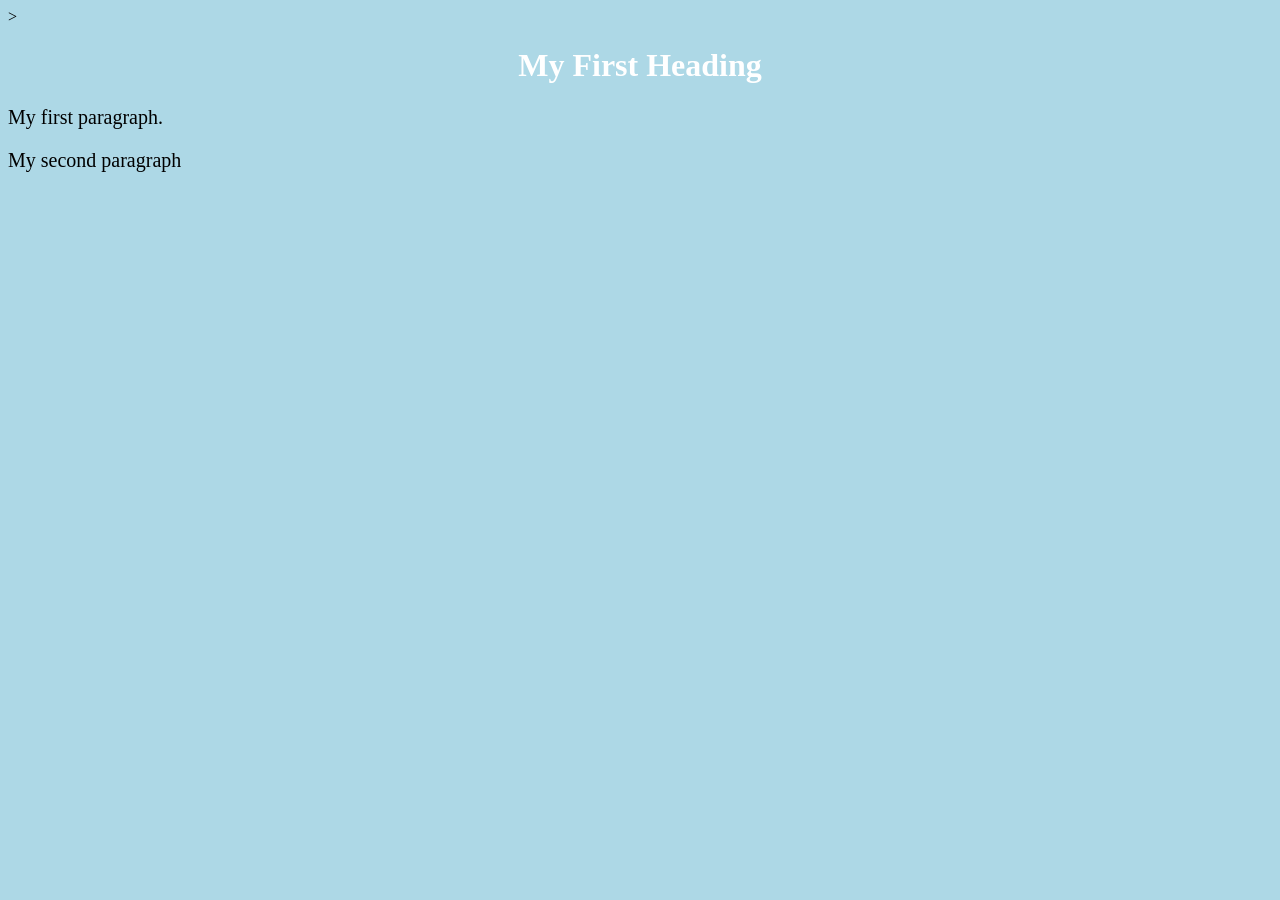
<file: index.html>
<!DOCTYPE html>
<html>
<body>
	<head>
		<title>Page Title</title>>
		<link rel="stylesheet" href="styles.css">
	</heaad>

	<h1>My First Heading</h1>
	<p>My first paragraph.</p>
	<p>My second paragraph</p>

</body>
</html>
</file>
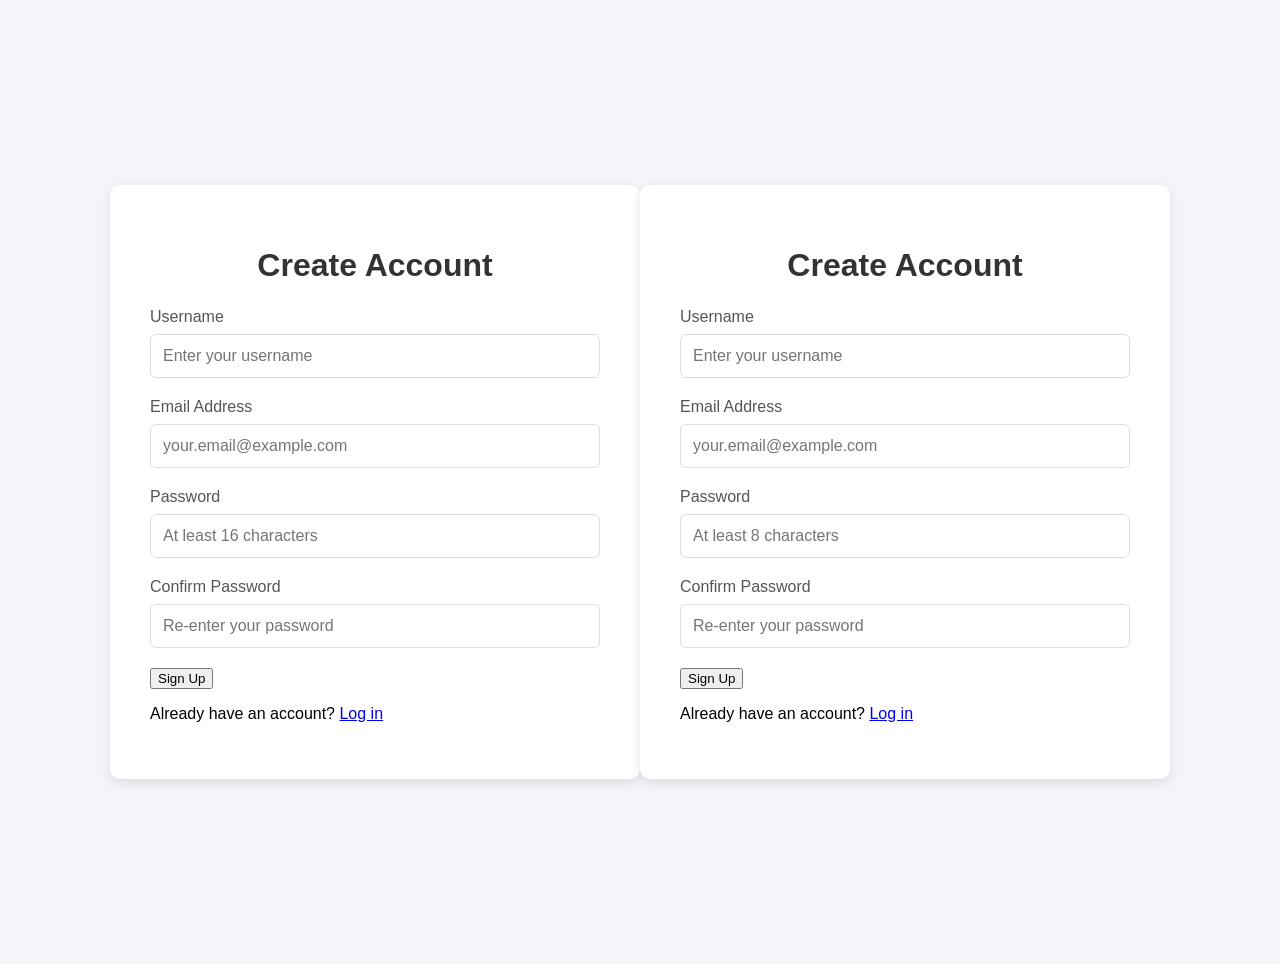
<file: web_pages/register.html>
<!DOCTYPE html>
<html lang="en">
<head>
    <meta charset="UTF-8">
    <meta name="viewport" content="width=device-width, initial-scale=1.0">
    <title>User Registration</title>
</head>
<body>
    <main class="registration-container">
        <h1>Create Account</h1>
        <form action="/register" method="POST" novalidate>
            <div class="form-group">
                <label for="username">Username</label>
                <input type="text" id="username" name="username" required
                       placeholder="Enter your username">
            </div>

            <div class="form-group">
                <label for="email">Email Address</label>
                <input type="email" id="email" name="email" required
                       placeholder="your.email@example.com">
            </div>

            <div class="form-group">
                <label for="password">Password</label>
                <input type="password" id="password" name="password" required
                       placeholder="At least 16 characters" minlength="16">
            </div>

            <div class="form-group">
                <label for="confirm-password">Confirm Password</label>
                <input type="password" id="confirm-password" name="confirm-password"
                       placeholder="Re-enter your password">
            </div>

            <button type="submit">Sign Up</button>
        </form>

        <p class="login-link">
            Already have an account? <a href="/login">Log in</a>
        </p>
    </main>
</body>
</html>


<!DOCTYPE html>
<html lang="en">
<head>
    <meta charset="UTF-8">
    <meta name="viewport" content="width=device-width, initial-scale=1.0">
    <title>User Registration</title>
    <style>
        :root {
            --primary-color: #4CAF50;
            --primary-hover: #45a049;
            --text-color: #333;
            --light-text: #555;
            --border-color: #ddd;
            --bg-color: #f4f4f9;
        }

        body {
            font-family: 'Segoe UI', Tahoma, Geneva, Verdana, sans-serif;
            background-color: var(--bg-color);
            margin: 0;
            padding: 2rem;
            display: flex;
            justify-content: center;
            align-items: center;
            min-height: 100vh;
        }

        .registration-container {
            background: white;
            padding: 2.5rem;
            border-radius: 10px;
            box-shadow: 0 4px 12px rgba(0, 0, 0, 0.1);
            width: 100%;
            max-width: 450px;
        }

        h1 {
            text-align: center;
            color: var(--text-color);
            margin-bottom: 1.5rem;
            font-weight: 600;
        }

        .form-group {
            margin-bottom: 1.25rem;
        }

        label {
            display: block;
            margin-bottom: 0.5rem;
            color: var(--light-text);
            font-weight: 500;
        }

        input[type="text"],
        input[type="email"],
        input[type="password"] {
            width: 100%;
            padding: 0.75rem;
            border: 1px solid var(--border-color);
            border-radius: 6px;
            box-sizing: border-box;
            font-size: 1rem;
            transition: border-color 0.3s;
        }

        input:focus {
            outline: none;
        }
    </style>
</head>
<body>
    <main class="registration-container">
        <h1>Create Account</h1>
        <form action="/register" method="POST" novalidate>
            <div class="form-group">
                <label for="username">Username</label>
                <input type="text" id="username" name="username" required
                       placeholder="Enter your username">
            </div>

            <div class="form-group">
                <label for="email">Email Address</label>
                <input type="email" id="email" name="email" required
                       placeholder="your.email@example.com">
            </div>

            <div class="form-group">
                <label for="password">Password</label>
                <input type="password" id="password" name="password" required
                       placeholder="At least 8 characters" minlength="8">
            </div>

            <div class="form-group">
                <label for="confirm-password">Confirm Password</label>
                <input type="password" id="confirm-password" name="confirm-password"
                       placeholder="Re-enter your password">
            </div>

            <button type="submit">Sign Up</button>
        </form>

        <p class="login-link">
            Already have an account? <a href="/login">Log in</a>
        </p>
    </main>
</body>
</html>
</file>
<file: styles.css>
body {
      background-color: lightblue;
}
                      
h1 {
    color : white;
    text-align : center;
}

p {
   font-family : verdana;
   font-size : 20px;
}
</file>
